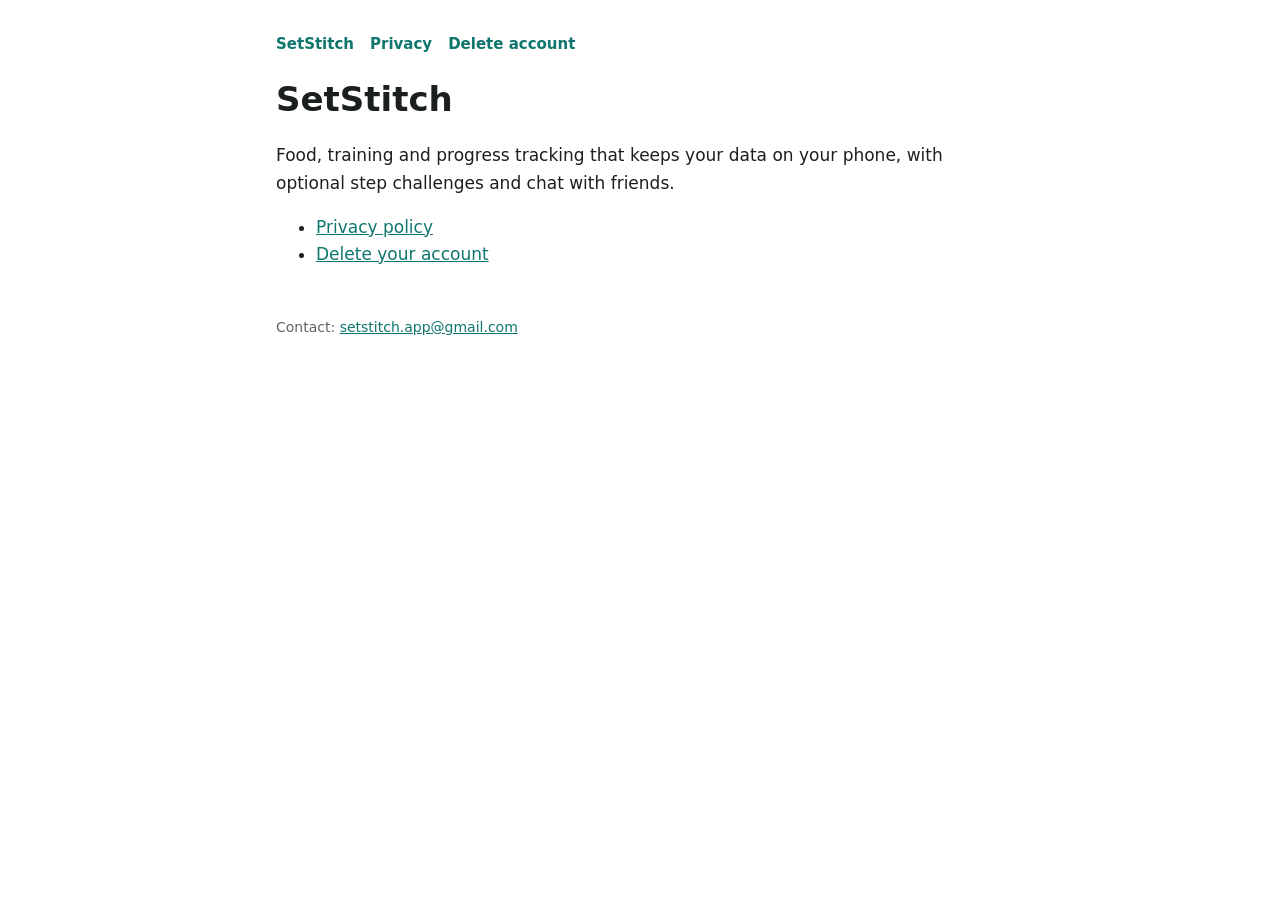
<file: index.html>
<!doctype html>
<html lang="en">
<head>
<meta charset="utf-8">
<meta name="viewport" content="width=device-width, initial-scale=1">
<title>SetStitch</title>
<link rel="stylesheet" href="style.css">
</head>
<body>
<main>
<header><nav><a href="">SetStitch</a><a href="privacy/">Privacy</a><a href="delete-account/">Delete account</a></nav></header>
<h1>SetStitch</h1>
<p>Food, training and progress tracking that keeps your data on your phone, with optional step challenges and chat with friends.</p>
<ul>
<li><a href="privacy/">Privacy policy</a></li>
<li><a href="delete-account/">Delete your account</a></li>
</ul>
<footer>Contact: <a href="mailto:setstitch.app@gmail.com">setstitch.app@gmail.com</a></footer>
</main>
</body>
</html>
</file>
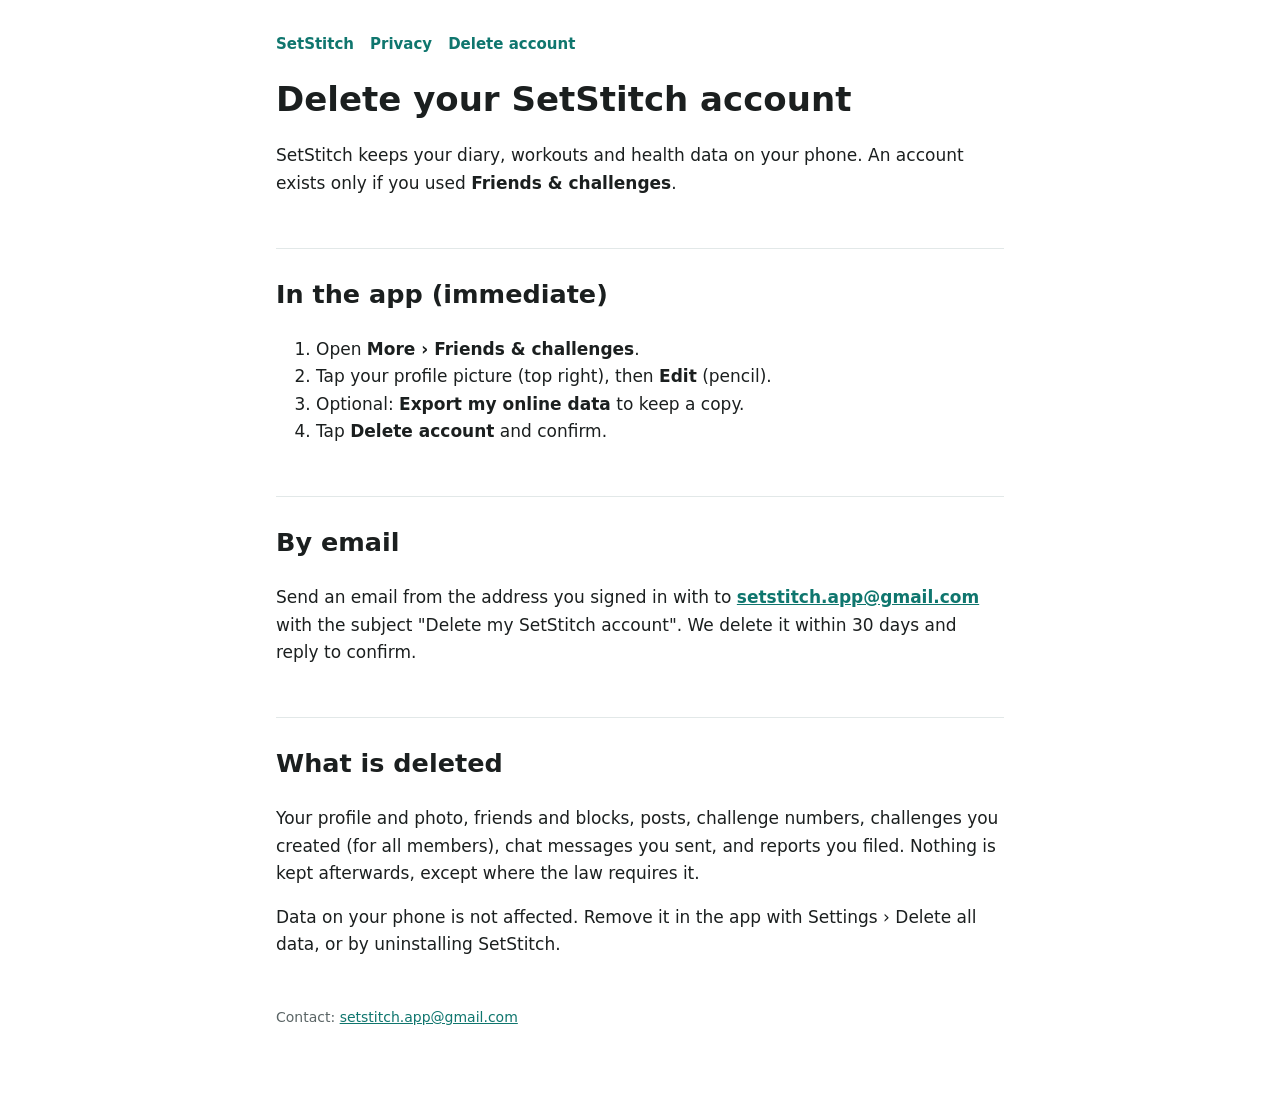
<file: delete-account/index.html>
<!doctype html>
<html lang="en">
<head>
<meta charset="utf-8">
<meta name="viewport" content="width=device-width, initial-scale=1">
<title>Delete your SetStitch account</title>
<link rel="stylesheet" href="../style.css">
</head>
<body>
<main>
<header><nav><a href="../">SetStitch</a><a href="../privacy/">Privacy</a><a href="../delete-account/">Delete account</a></nav></header>
<h1 id="delete-your-setstitch-account">Delete your SetStitch
account</h1>
<p>SetStitch keeps your diary, workouts and health data on your phone.
An account exists only if you used <strong>Friends &amp;
challenges</strong>.</p>
<h2 id="in-the-app-immediate">In the app (immediate)</h2>
<ol type="1">
<li>Open <strong>More › Friends &amp; challenges</strong>.</li>
<li>Tap your profile picture (top right), then <strong>Edit</strong>
(pencil).</li>
<li>Optional: <strong>Export my online data</strong> to keep a
copy.</li>
<li>Tap <strong>Delete account</strong> and confirm.</li>
</ol>
<h2 id="by-email">By email</h2>
<p>Send an email from the address you signed in with to <strong><a
href="mailto:setstitch.app@gmail.com">setstitch.app@gmail.com</a></strong>
with the subject "Delete my SetStitch account". We delete it within 30
days and reply to confirm.</p>
<h2 id="what-is-deleted">What is deleted</h2>
<p>Your profile and photo, friends and blocks, posts, challenge numbers,
challenges you created (for all members), chat messages you sent, and
reports you filed. Nothing is kept afterwards, except where the law
requires it.</p>
<p>Data on your phone is not affected. Remove it in the app with
Settings › Delete all data, or by uninstalling SetStitch.</p>
<footer>Contact: <a href="mailto:setstitch.app@gmail.com">setstitch.app@gmail.com</a></footer>
</main>
</body>
</html>
</file>
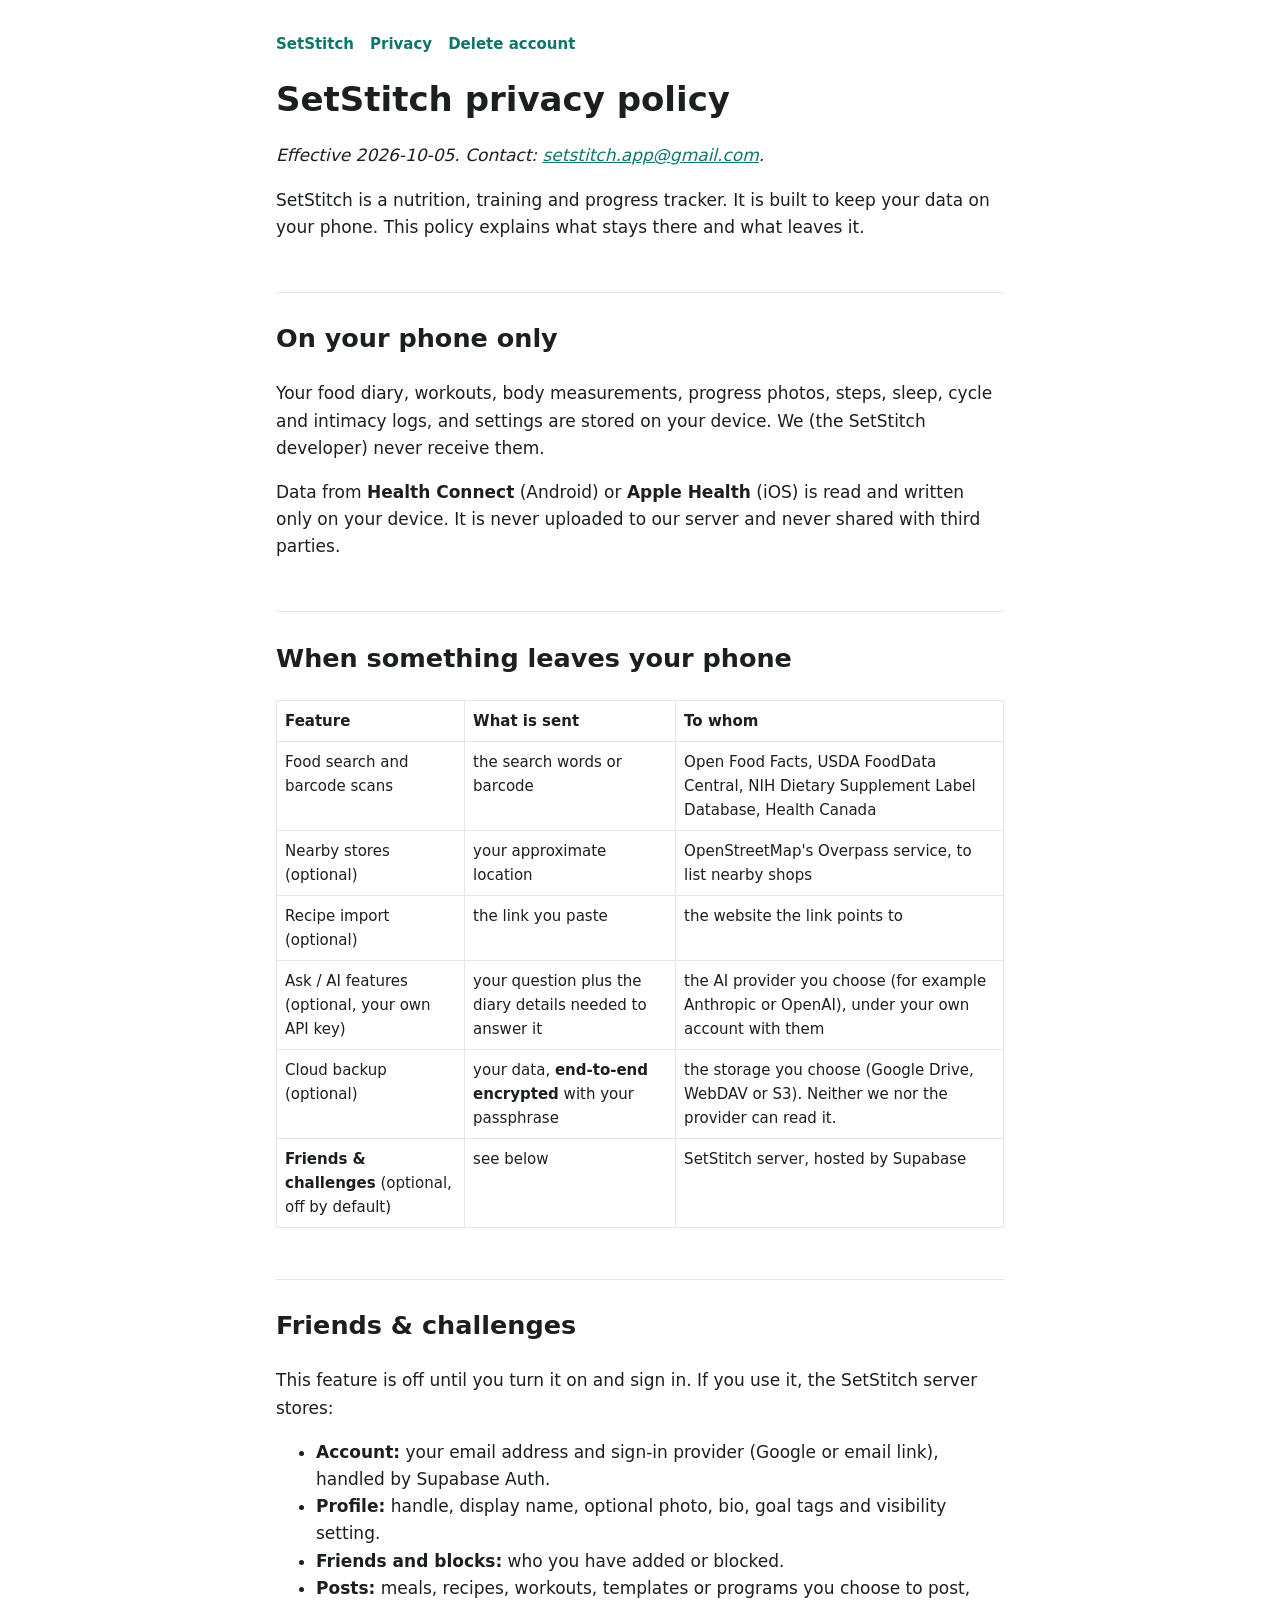
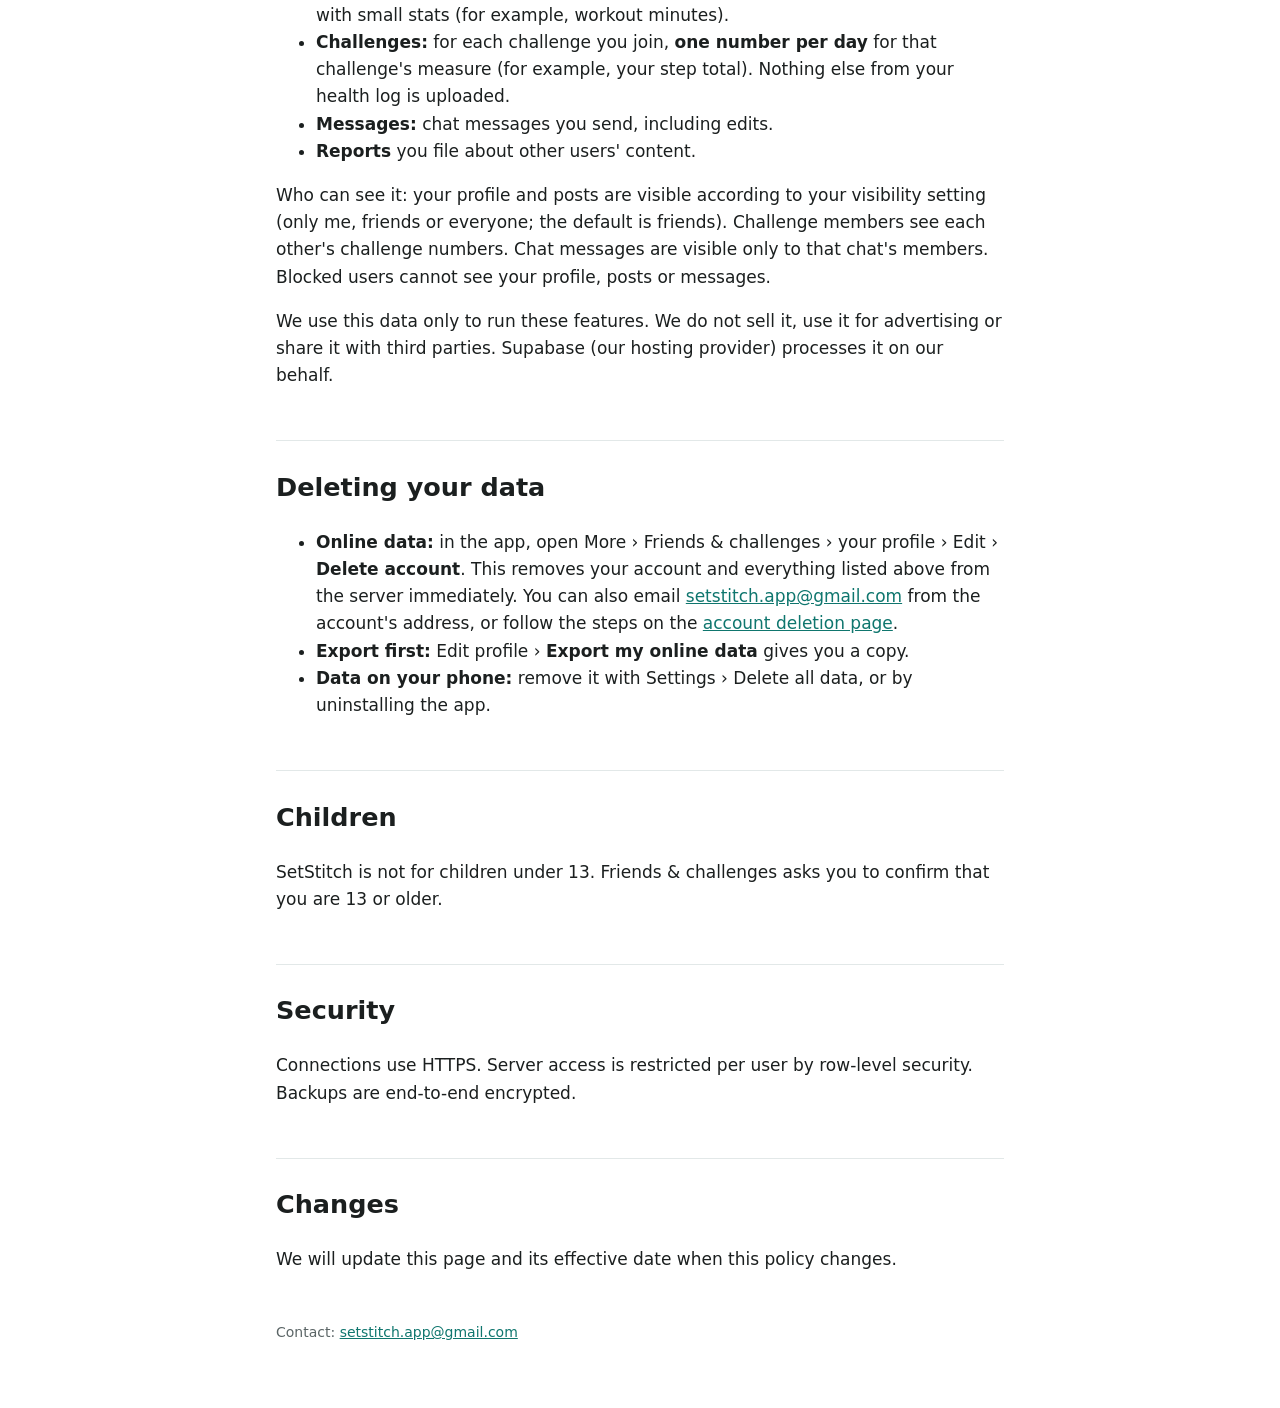
<file: privacy/index.html>
<!doctype html>
<html lang="en">
<head>
<meta charset="utf-8">
<meta name="viewport" content="width=device-width, initial-scale=1">
<title>SetStitch privacy policy</title>
<link rel="stylesheet" href="../style.css">
</head>
<body>
<main>
<header><nav><a href="../">SetStitch</a><a href="../privacy/">Privacy</a><a href="../delete-account/">Delete account</a></nav></header>
<h1 id="setstitch-privacy-policy">SetStitch privacy policy</h1>
<p><em>Effective 2026-10-05. Contact: <a
href="mailto:setstitch.app@gmail.com">setstitch.app@gmail.com</a>.</em></p>
<p>SetStitch is a nutrition, training and progress tracker. It is built
to keep your data on your phone. This policy explains what stays there
and what leaves it.</p>
<h2 id="on-your-phone-only">On your phone only</h2>
<p>Your food diary, workouts, body measurements, progress photos, steps,
sleep, cycle and intimacy logs, and settings are stored on your device.
We (the SetStitch developer) never receive them.</p>
<p>Data from <strong>Health Connect</strong> (Android) or <strong>Apple
Health</strong> (iOS) is read and written only on your device. It is
never uploaded to our server and never shared with third parties.</p>
<h2 id="when-something-leaves-your-phone">When something leaves your
phone</h2>
<table>
<thead>
<tr>
<th>Feature</th>
<th>What is sent</th>
<th>To whom</th>
</tr>
</thead>
<tbody>
<tr>
<td>Food search and barcode scans</td>
<td>the search words or barcode</td>
<td>Open Food Facts, USDA FoodData Central, NIH Dietary Supplement Label
Database, Health Canada</td>
</tr>
<tr>
<td>Nearby stores (optional)</td>
<td>your approximate location</td>
<td>OpenStreetMap's Overpass service, to list nearby shops</td>
</tr>
<tr>
<td>Recipe import (optional)</td>
<td>the link you paste</td>
<td>the website the link points to</td>
</tr>
<tr>
<td>Ask / AI features (optional, your own API key)</td>
<td>your question plus the diary details needed to answer it</td>
<td>the AI provider you choose (for example Anthropic or OpenAI), under
your own account with them</td>
</tr>
<tr>
<td>Cloud backup (optional)</td>
<td>your data, <strong>end-to-end encrypted</strong> with your
passphrase</td>
<td>the storage you choose (Google Drive, WebDAV or S3). Neither we nor
the provider can read it.</td>
</tr>
<tr>
<td><strong>Friends &amp; challenges</strong> (optional, off by
default)</td>
<td>see below</td>
<td>SetStitch server, hosted by Supabase</td>
</tr>
</tbody>
</table>
<h2 id="friends--challenges">Friends &amp; challenges</h2>
<p>This feature is off until you turn it on and sign in. If you use it,
the SetStitch server stores:</p>
<ul>
<li><strong>Account:</strong> your email address and sign-in provider
(Google or email link), handled by Supabase Auth.</li>
<li><strong>Profile:</strong> handle, display name, optional photo, bio,
goal tags and visibility setting.</li>
<li><strong>Friends and blocks:</strong> who you have added or
blocked.</li>
<li><strong>Posts:</strong> meals, recipes, workouts, templates or
programs you choose to post, with small stats (for example, workout
minutes).</li>
<li><strong>Challenges:</strong> for each challenge you join,
<strong>one number per day</strong> for that challenge's measure (for
example, your step total). Nothing else from your health log is
uploaded.</li>
<li><strong>Messages:</strong> chat messages you send, including
edits.</li>
<li><strong>Reports</strong> you file about other users' content.</li>
</ul>
<p>Who can see it: your profile and posts are visible according to your
visibility setting (only me, friends or everyone; the default is
friends). Challenge members see each other's challenge numbers. Chat
messages are visible only to that chat's members. Blocked users cannot
see your profile, posts or messages.</p>
<p>We use this data only to run these features. We do not sell it, use
it for advertising or share it with third parties. Supabase (our hosting
provider) processes it on our behalf.</p>
<h2 id="deleting-your-data">Deleting your data</h2>
<ul>
<li><strong>Online data:</strong> in the app, open More › Friends &amp;
challenges › your profile › Edit › <strong>Delete account</strong>. This
removes your account and everything listed above from the server
immediately. You can also email <a
href="mailto:setstitch.app@gmail.com">setstitch.app@gmail.com</a> from
the account's address, or follow the steps on the <a
href="../delete-account/">account deletion page</a>.</li>
<li><strong>Export first:</strong> Edit profile › <strong>Export my
online data</strong> gives you a copy.</li>
<li><strong>Data on your phone:</strong> remove it with Settings ›
Delete all data, or by uninstalling the app.</li>
</ul>
<h2 id="children">Children</h2>
<p>SetStitch is not for children under 13. Friends &amp; challenges asks
you to confirm that you are 13 or older.</p>
<h2 id="security">Security</h2>
<p>Connections use HTTPS. Server access is restricted per user by
row-level security. Backups are end-to-end encrypted.</p>
<h2 id="changes">Changes</h2>
<p>We will update this page and its effective date when this policy
changes.</p>
<footer>Contact: <a href="mailto:setstitch.app@gmail.com">setstitch.app@gmail.com</a></footer>
</main>
</body>
</html>
</file>
<file: style.css>
:root { --bg: #ffffff; --fg: #1b1f1f; --muted: #5b6566; --accent: #0f766e; --line: #e2e8e8; }
@media (prefers-color-scheme: dark) { :root { --bg: #0b0f0f; --fg: #e6eded; --muted: #9aa6a6; --accent: #5eead4; --line: #253030; } }
* { box-sizing: border-box; }
body { margin: 0; background: var(--bg); color: var(--fg); font: 17px/1.6 system-ui, -apple-system, "Segoe UI", Roboto, sans-serif; }
main { max-width: 760px; margin: 0 auto; padding: 32px 16px 64px; }
header a { color: var(--fg); text-decoration: none; font-weight: 700; }
nav { display: flex; gap: 16px; flex-wrap: wrap; font-size: 15px; }
nav a, a { color: var(--accent); }
h1 { line-height: 1.2; }
h2 { margin-top: 2em; border-top: 1px solid var(--line); padding-top: 1em; }
table { border-collapse: collapse; width: 100%; display: block; overflow-x: auto; font-size: 15px; }
th, td { border: 1px solid var(--line); padding: 8px; text-align: left; vertical-align: top; }
footer { margin-top: 48px; color: var(--muted); font-size: 14px; }
</file>
